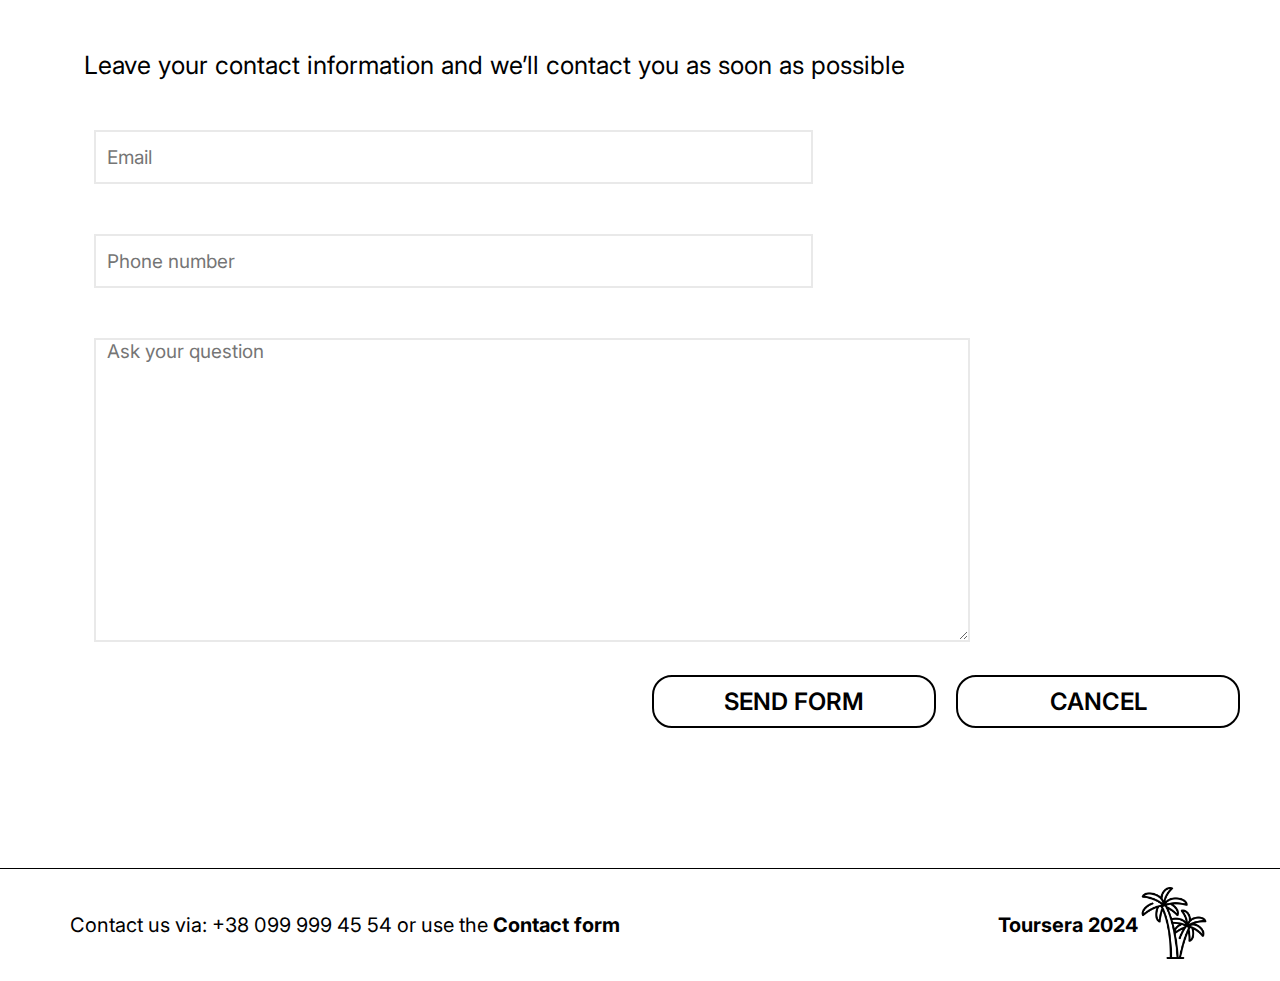
<file: LAB02/contact.html>
<!DOCTYPE html>
<html lang="en">
<head>
    <meta charset="UTF-8">
    <meta name="viewport" content="width=device-width, initial-scale=1.0">
    <title>Contact form</title>
    <link rel="stylesheet" href="contact_style.css">
</head>
<body>

    <form action="/url" method="GET">

        <header>
            <div class="headerr">
                <p class="inter-regular">Leave your contact information and we’ll contact you as soon as possible</p>
            </div>
        </header>

        <main>
            <div class="topnav">
                <input type="text" placeholder="Email" class="inter-regular">
            </div>

            <div class="topnav">
                <input type="text" placeholder="Phone number" class="inter-regular">
            </div>

            <div class="topnav">
                <form>
                    <textarea class="inter-regular" placeholder="Ask your question" name="exampleTextarea" rows="4" cols="50"></textarea>
                </form>
            </div>

            <nav class="inter-semibold" , id="mod_nav">
                <a class="mod_nav" , href="#">SEND FORM</a>
                <a class="mod_nav" , href="#">CANCEL</a>
            </nav>
        </main>

        <footer>
            <div class="page-down">
                <div class="contacts">
                    <p class="inter-regular">Contact us via: +38 099 999 45 54 or use the <a href="#">Contact form</a></p>
                </div>
                <div class="contacts" , id="cont1">
                    <p class="inter-regular"><span>Toursera 2024</span></p>
                    <a href="index.html"><img src="palms.png" alt="palms logo"></a>
                </div>
            </div>
        </footer>

    </form>
    
</body>
</html>
</file>
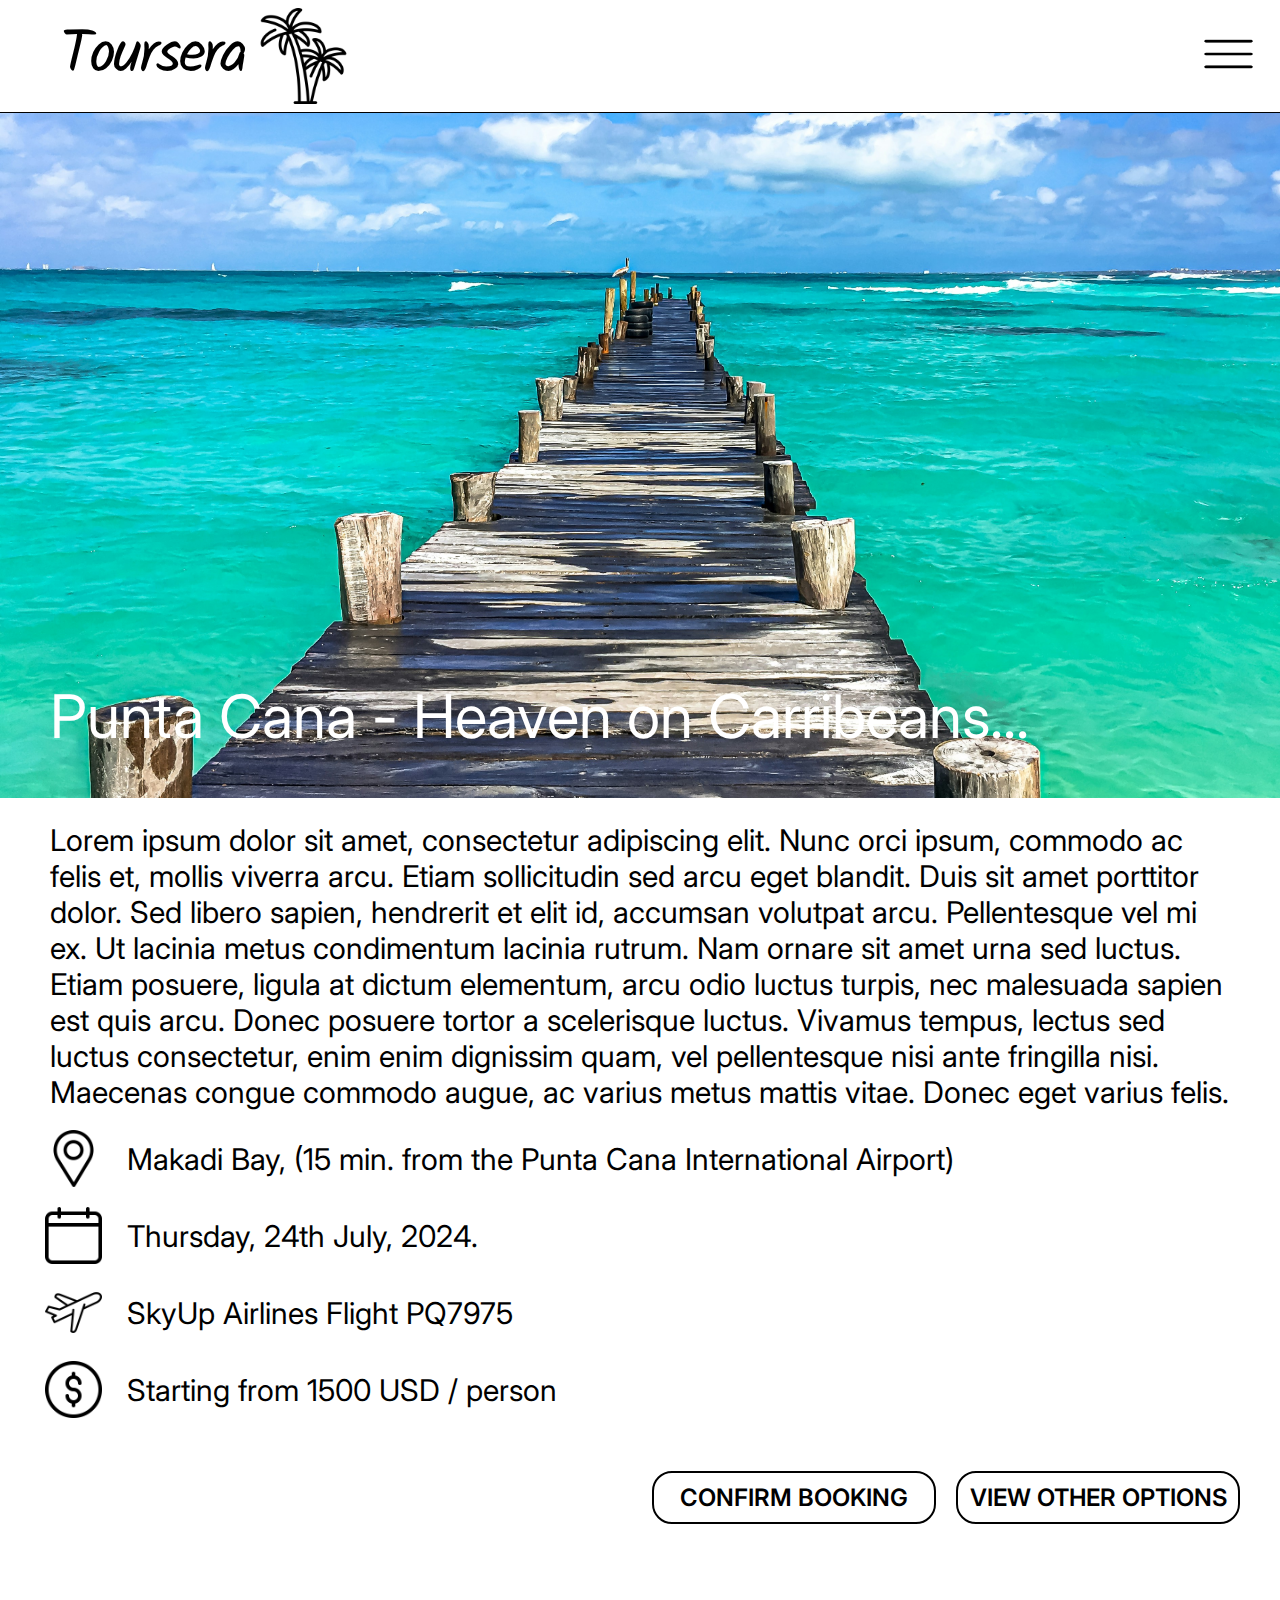
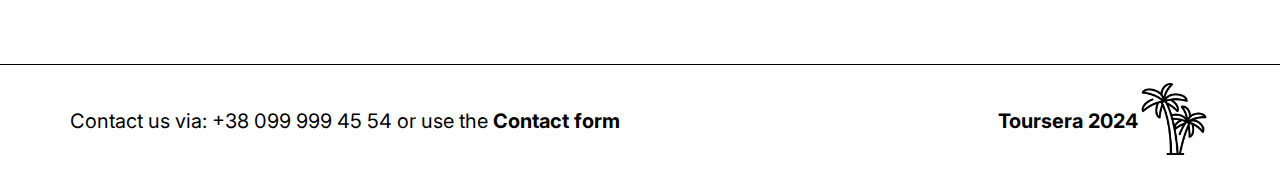
<file: LAB02/dominicana.html>
<!DOCTYPE html>
<html lang="en">

<head>
    <meta charset="UTF-8">
    <meta name="viewport" content="width=device-width, initial-scale=1.0">
    <title>Tour-Punta Cana</title>
    <link rel="stylesheet" href="style.css">
</head>

<body>
    <header>
        <div class="navigation">
            <div class="logo">
                <a href="index.html">
                    <p class="kalam-regular">Toursera</p>
                </a>
            </div>
            <div class="logo-imagine">
                <a href="index.html"><img src="palms.png" alt="palms logo"></a>
            </div>
            <nav class="inter-regular">
                <a href="#">About Us</a>
                <a href="#">Countries</a>
                <a href="#">Tickets</a>
                <a href="#">Contacts</a>
            </nav>
            <div class="mob-nav-btn">
                <a href="#"><img src="menu.png" alt="menu logo"></a>
            </div>
        </div>
    </header>

    <body>
        <section>
            <div class="container">
                <img src="andreas-m-88intec2Q5Q-unsplash.jpg" alt="dubai_undw" , , id="hurg1">

                <div id="hur11">
                    <p class="inter-regular">Punta Cana - Heaven on Carribeans...</p>
                </div>
            </div>

        </section>

        <section>
            <div class="tour-desc">
                <p class="inter-regular">Lorem ipsum dolor sit amet, consectetur adipiscing elit. Nunc orci ipsum,
                    commodo ac felis et, mollis viverra arcu. Etiam sollicitudin sed arcu eget
                    blandit. Duis sit amet porttitor dolor. Sed libero sapien, hendrerit et elit id,
                    accumsan volutpat arcu. Pellentesque vel mi ex. Ut lacinia metus
                    condimentum lacinia rutrum. Nam ornare sit amet urna sed luctus. Etiam
                    posuere, ligula at dictum elementum, arcu odio luctus turpis, nec
                    malesuada sapien est quis arcu. Donec posuere tortor a scelerisque luctus.
                    Vivamus tempus, lectus sed luctus consectetur, enim enim dignissim quam,
                    vel pellentesque nisi ante fringilla nisi. Maecenas congue commodo augue,
                    ac varius metus mattis vitae. Donec eget varius felis.</p>
            </div>

            <div class="tour-prompts">
                <div class="tour-prompt">
                    <img src="placeholder.png" alt="placeholder">
                    <p class="inter-regular">Makadi Bay, (15 min. from the Punta Cana International Airport)</p>
                </div>
                <div class="tour-prompt">
                    <img src="calendar_2948088.png" alt="placeholder">
                    <p class="inter-regular">Thursday, 24th July, 2024.</p>
                </div>
                <div class="tour-prompt">
                    <img src="airplane.png" alt="placeholder">
                    <p class="inter-regular">SkyUp Airlines Flight PQ7975</p>
                </div>
                <div class="tour-prompt">
                    <img src="dollar.png" alt="placeholder">
                    <p class="inter-regular">Starting from 1500 USD / person</p>
                </div>
            </div>

            <nav class="inter-semibold" , id="mod_nav">
                <a class="mod_nav" , href="#">CONFIRM BOOKING</a>
                <a class="mod_nav" , href="#">VIEW OTHER OPTIONS</a>
            </nav>
        </section>
    </body>

    <footer>
        <div class="page-down">
            <div class="contacts">
                <p class="inter-regular">Contact us via: +38 099 999 45 54 or use the <a href="contact.html">Contact form</a></p>
            </div>
            <div class="contacts" , id="cont1">
                <p class="inter-regular"><span>Toursera 2024</span></p>
                <a href="index.html"><img src="palms.png" alt="palms logo"></a>
            </div>
        </div>
    </footer>
</body>

</html>
</file>
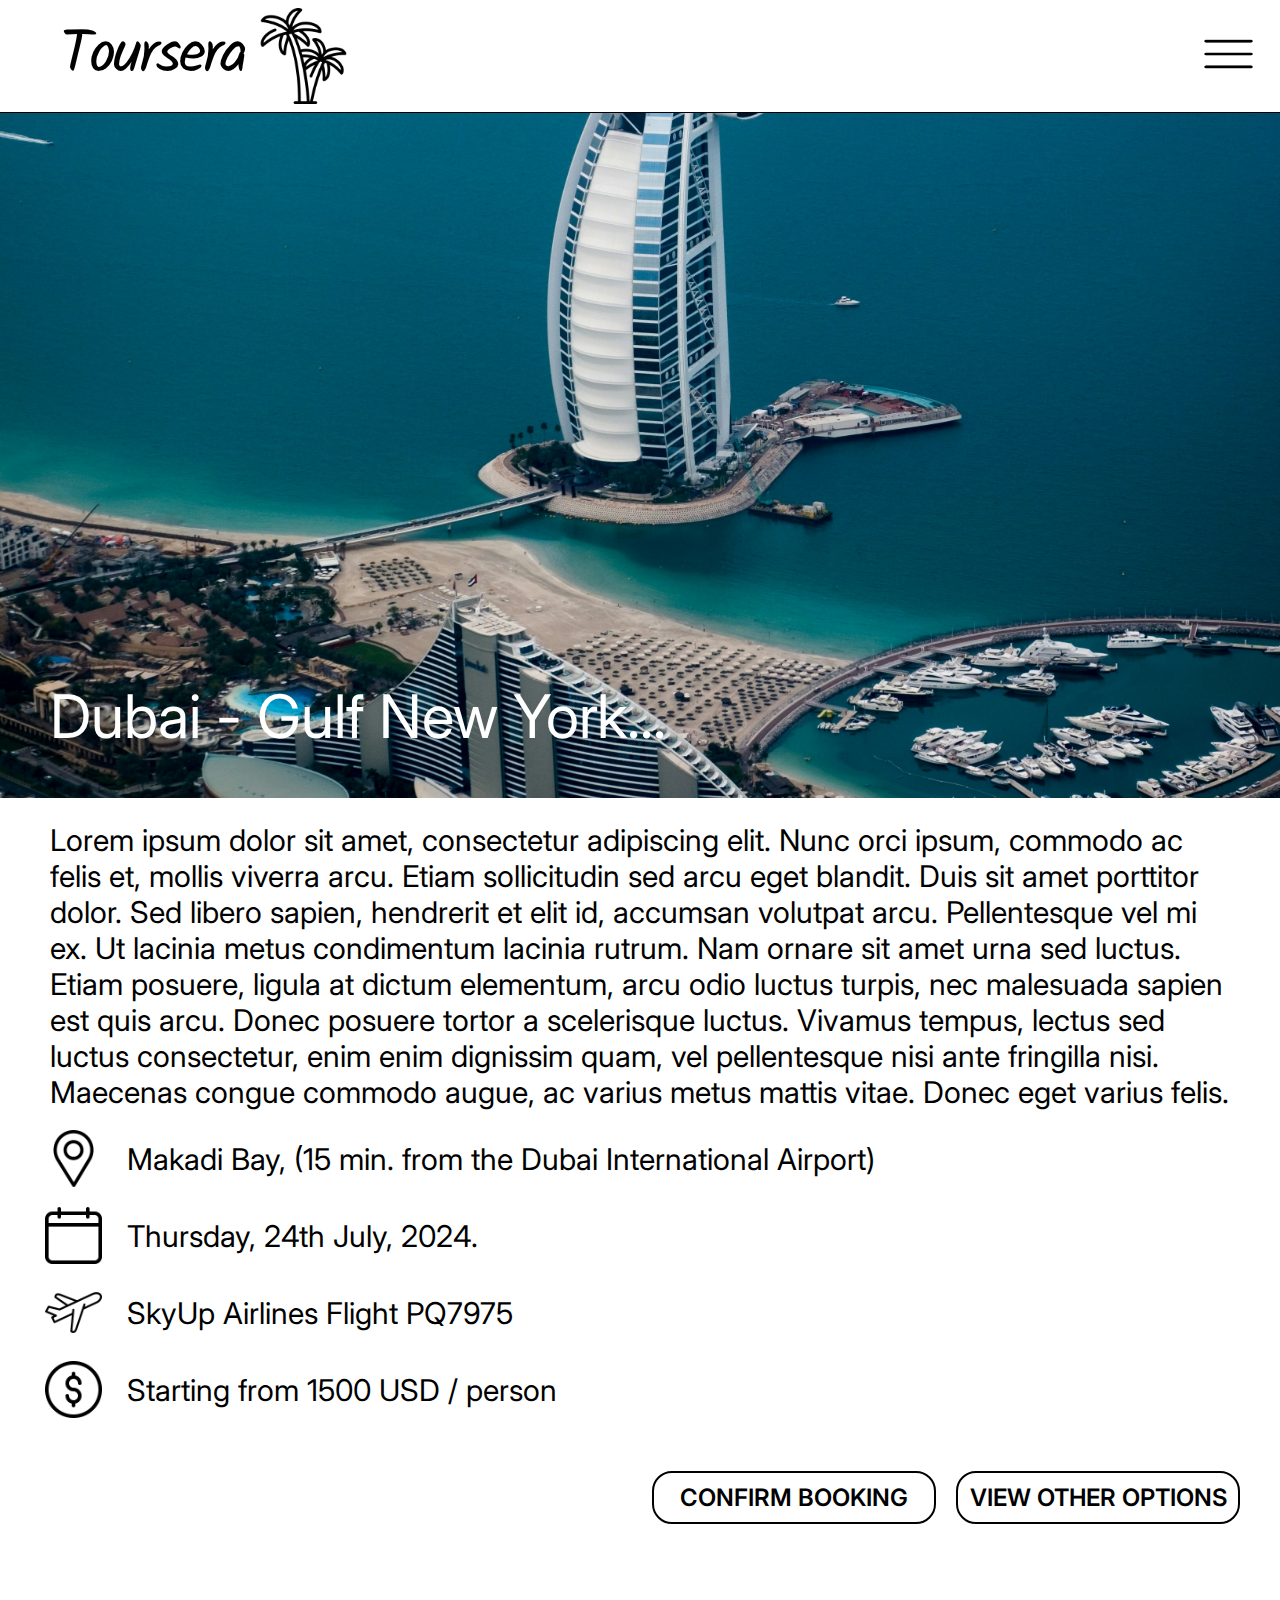
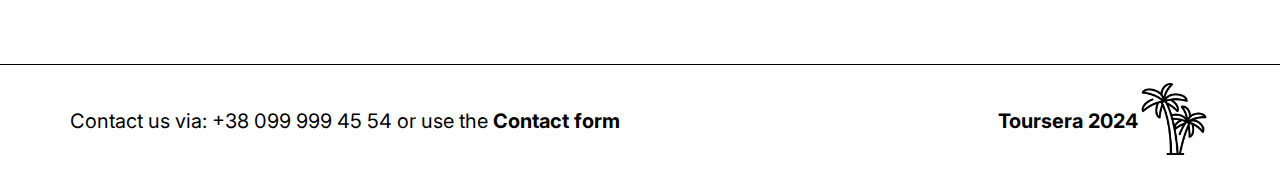
<file: LAB02/dubai.html>
<!DOCTYPE html>
<html lang="en">

<head>
    <meta charset="UTF-8">
    <meta name="viewport" content="width=device-width, initial-scale=1.0">
    <title>Tour-Dubai</title>
    <link rel="stylesheet" href="style.css">
</head>

<body>
    <header>
        <div class="navigation">
            <div class="logo">
                <a href="index.html">
                    <p class="kalam-regular">Toursera</p>
                </a>
            </div>
            <div class="logo-imagine">
                <a href="index.html"><img src="palms.png" alt="palms logo"></a>
            </div>
            <nav class="inter-regular">
                <a href="#">About Us</a>
                <a href="#">Countries</a>
                <a href="#">Tickets</a>
                <a href="#">Contacts</a>
            </nav>
            <div class="mob-nav-btn">
                <a href="#"><img src="menu.png" alt="menu logo"></a>
            </div>
        </div>
    </header>

    <body>
        <section>
            <div class="container">
                <img src="christoph-schulz-7tb-b37yHx4-unsplash.jpg" alt="dubai_undw" , , id="hurg1">

                <div id="hur11">
                    <p class="inter-regular">Dubai - Gulf New York...</p>
                </div>
            </div>

        </section>

        <section>
            <div class="tour-desc">
                <p class="inter-regular">Lorem ipsum dolor sit amet, consectetur adipiscing elit. Nunc orci ipsum,
                    commodo ac felis et, mollis viverra arcu. Etiam sollicitudin sed arcu eget
                    blandit. Duis sit amet porttitor dolor. Sed libero sapien, hendrerit et elit id,
                    accumsan volutpat arcu. Pellentesque vel mi ex. Ut lacinia metus
                    condimentum lacinia rutrum. Nam ornare sit amet urna sed luctus. Etiam
                    posuere, ligula at dictum elementum, arcu odio luctus turpis, nec
                    malesuada sapien est quis arcu. Donec posuere tortor a scelerisque luctus.
                    Vivamus tempus, lectus sed luctus consectetur, enim enim dignissim quam,
                    vel pellentesque nisi ante fringilla nisi. Maecenas congue commodo augue,
                    ac varius metus mattis vitae. Donec eget varius felis.</p>
            </div>

            <div class="tour-prompts">
                <div class="tour-prompt">
                    <img src="placeholder.png" alt="placeholder">
                    <p class="inter-regular">Makadi Bay, (15 min. from the Dubai International Airport)</p>
                </div>
                <div class="tour-prompt">
                    <img src="calendar_2948088.png" alt="placeholder">
                    <p class="inter-regular">Thursday, 24th July, 2024.</p>
                </div>
                <div class="tour-prompt">
                    <img src="airplane.png" alt="placeholder">
                    <p class="inter-regular">SkyUp Airlines Flight PQ7975</p>
                </div>
                <div class="tour-prompt">
                    <img src="dollar.png" alt="placeholder">
                    <p class="inter-regular">Starting from 1500 USD / person</p>
                </div>
            </div>

            <nav class="inter-semibold" , id="mod_nav">
                <a class="mod_nav" , href="#">CONFIRM BOOKING</a>
                <a class="mod_nav" , href="#">VIEW OTHER OPTIONS</a>
            </nav>
        </section>
    </body>

    <footer>
        <div class="page-down">
            <div class="contacts">
                <p class="inter-regular">Contact us via: +38 099 999 45 54 or use the <a href="contact.html">Contact form</a></p>
            </div>
            <div class="contacts" , id="cont1">
                <p class="inter-regular"><span>Toursera 2024</span></p>
                <a href="index.html"><img src="palms.png" alt="palms logo"></a>
            </div>
        </div>
    </footer>
</body>

</html>
</file>
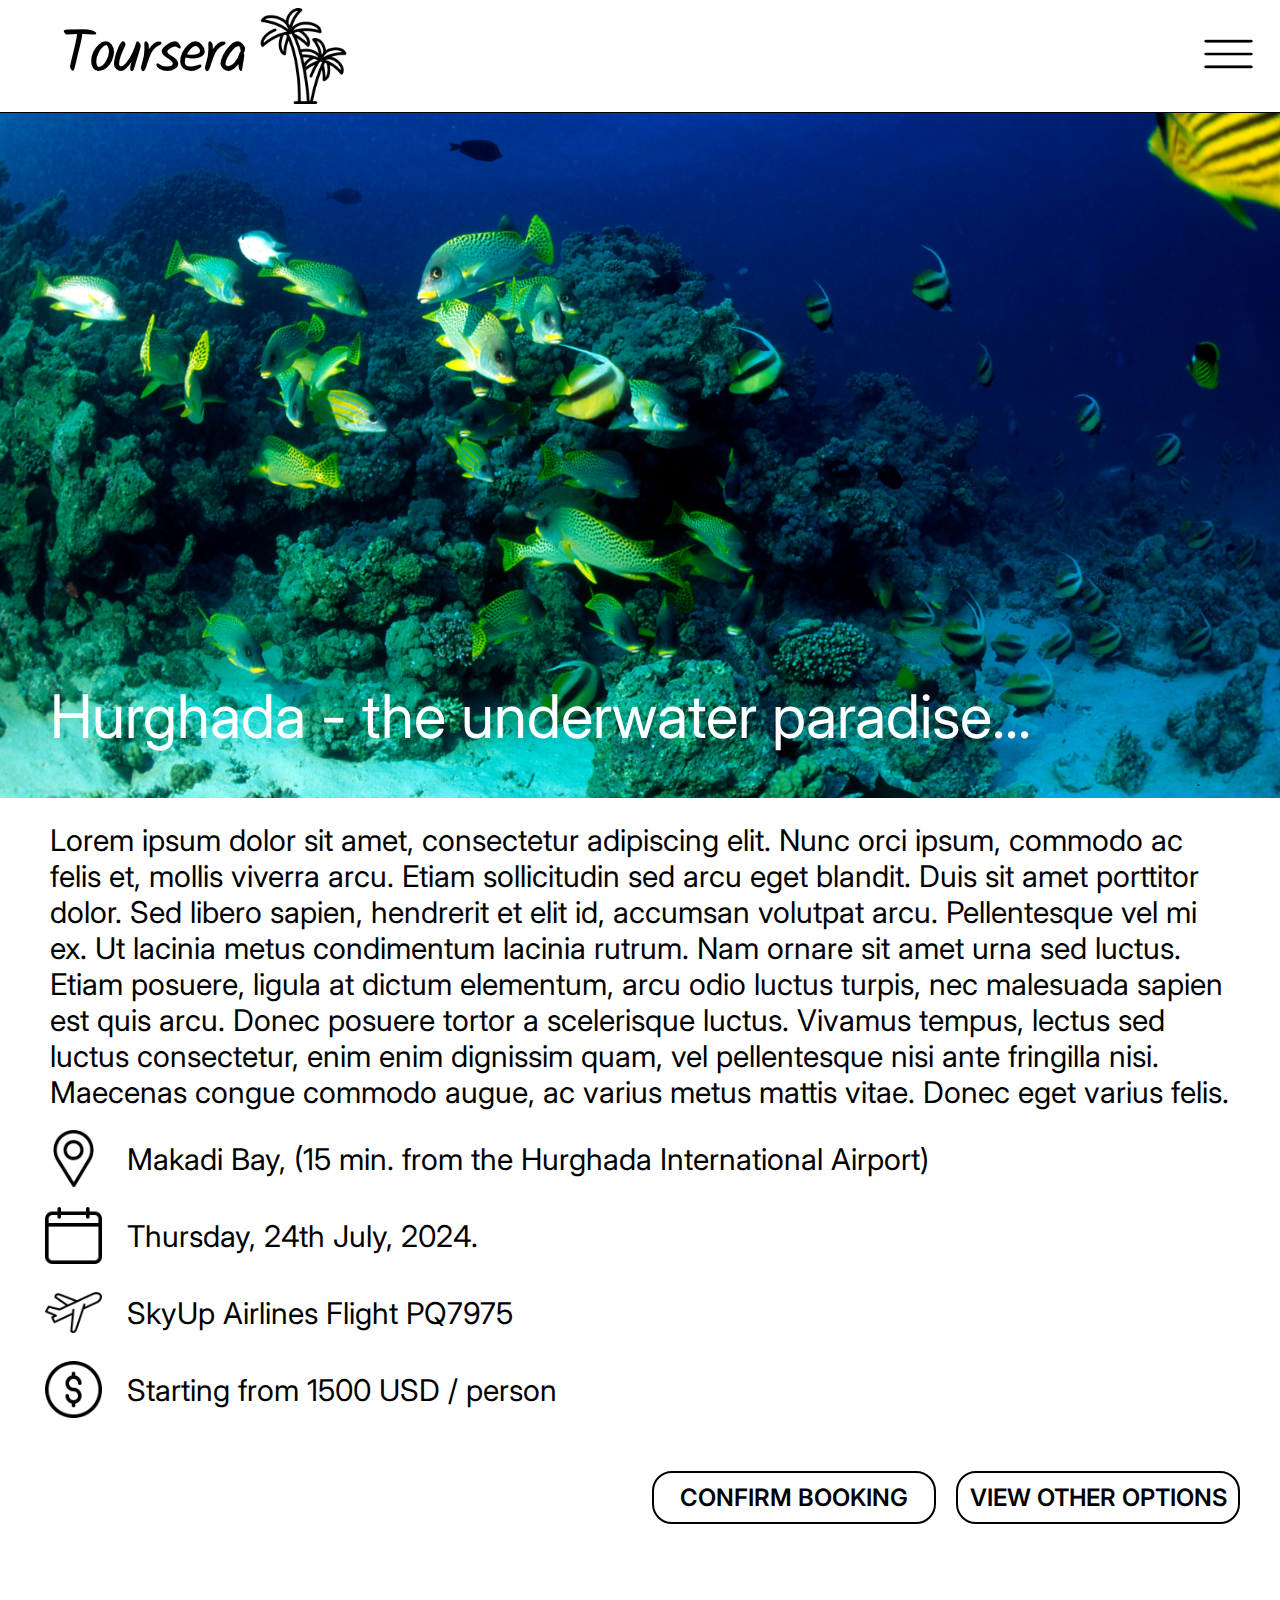
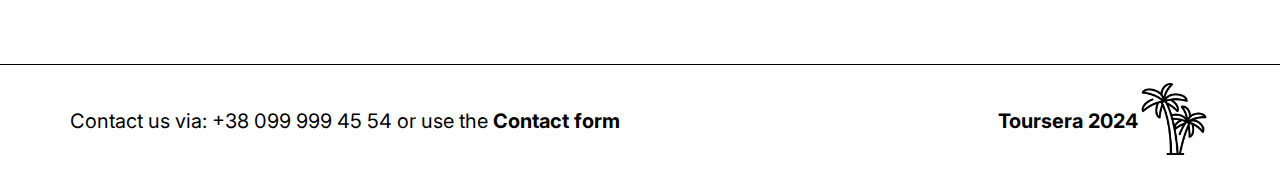
<file: LAB02/hurghada.html>
<!DOCTYPE html>
<html lang="en">
<head>
    <meta charset="UTF-8">
    <meta name="viewport" content="width=device-width, initial-scale=1.0">
    <title>Tour-Hurghada</title>
    <link rel="stylesheet" href="style.css">
</head>

<body>
    <header>
        <div class="navigation">
            <div class="logo">
                <a href="index.html">
                    <p class="kalam-regular">Toursera</p>
                </a>
            </div>
            <div class="logo-imagine">
                <a href="index.html"><img src="palms.png" alt="palms logo"></a>
            </div>
            <nav class="inter-regular">
                <a href="#">About Us</a>
                <a href="#">Countries</a>
                <a href="#">Tickets</a>
                <a href="#">Contacts</a>
            </nav>
            <div class="mob-nav-btn">
                <a href="#"><img src="menu.png" alt="menu logo"></a>
            </div>
        </div>
    </header>
    
    <body>
        <section>
            <div class="container">
                <img src="rinaldo-vadi-9X3wYfxXQxU-unsplash.jpg" alt="Hurghada_undw", , id="hurg1">
                
                <div id="hur11">
                    <p class="inter-regular">Hurghada - the underwater paradise...</p>
                </div>
            </div>
            
        </section>

        <section>
            <div class="tour-desc">
                <p class="inter-regular">Lorem ipsum dolor sit amet, consectetur adipiscing elit. Nunc orci ipsum,
                commodo ac felis et, mollis viverra arcu. Etiam sollicitudin sed arcu eget
                blandit. Duis sit amet porttitor dolor. Sed libero sapien, hendrerit et elit id,
                accumsan volutpat arcu. Pellentesque vel mi ex. Ut lacinia metus
                condimentum lacinia rutrum. Nam ornare sit amet urna sed luctus. Etiam
                posuere, ligula at dictum elementum, arcu odio luctus turpis, nec
                malesuada sapien est quis arcu. Donec posuere tortor a scelerisque luctus.
                Vivamus tempus, lectus sed luctus consectetur, enim enim dignissim quam,
                vel pellentesque nisi ante fringilla nisi. Maecenas congue commodo augue,
                ac varius metus mattis vitae. Donec eget varius felis.</p>
            </div>

            <div class="tour-prompts">
                <div class="tour-prompt">
                    <img src="placeholder.png" alt="placeholder">
                    <p class="inter-regular">Makadi Bay, (15 min. from the Hurghada International Airport)</p>
                </div>
                <div class="tour-prompt">
                    <img src="calendar_2948088.png" alt="placeholder">
                    <p class="inter-regular">Thursday, 24th July, 2024.</p>
                </div>
                <div class="tour-prompt">
                    <img src="airplane.png" alt="placeholder">
                    <p class="inter-regular">SkyUp Airlines Flight PQ7975</p>
                </div>
                <div class="tour-prompt">
                    <img src="dollar.png" alt="placeholder">
                    <p class="inter-regular">Starting from 1500 USD / person</p>
                </div>
            </div>

            <nav class="inter-semibold", id="mod_nav">
                <a class="mod_nav", href="#">CONFIRM BOOKING</a>
                <a class="mod_nav", href="#">VIEW OTHER OPTIONS</a>
            </nav>
        </section>
    </body>

    <footer>
        <div class="page-down">
            <div class="contacts">
                <p class="inter-regular">Contact us via: +38 099 999 45 54 or use the <a href="contact.html">Contact form</a></p>
            </div>
            <div class="contacts" , id="cont1">
                <p class="inter-regular"><span>Toursera 2024</span></p>
                <a href="index.html"><img src="palms.png" alt="palms logo"></a>
            </div>
        </div>
    </footer>
</body>
</html>
</file>
<file: LAB02/contact_style.css>
@import url('https://fonts.googleapis.com/css2?family=Kalam:wght@300;400;700&display=swap');
@import url('https://fonts.googleapis.com/css2?family=Inter:wght@100..900&family=Kalam:wght@300;400;700&display=swap');

* {
    scroll-behavior: smooth;
    padding: 0;
    margin: 0;
}

nav {
    margin: 0 50px 0 0;
    display: flex;
    flex-wrap: nowrap;
    justify-content: space-around;
    align-items: center;
    flex: 1;
}

nav a {
    width: 198px;
    height: 49px;
    text-decoration: none;
    color: black;
    font-size: 24px;
    border: 2px solid black;
    border-radius: 20px;
    display: flex;
    justify-content: space-around;
    align-items: center;
    text-transform: uppercase;
    margin-right: 5px;
}

nav a:hover {
    color: white;
    background-color: black;
}

.page-down {
    display: flex;
    align-items: center;
    justify-content: space-between;
    margin-top: 140px;
    border-top: 1px solid black;
    height: 112px;
    padding: 0 70px;
}

.contacts {
    display: flex;
    align-items: center;
    font-size: 20px;
    height: 72px;
}

@media (max-width: 486px) {
    .contacts {
        font-size: 15px;
    }

    #cont1 {
        font-size: 17px;
    }
}

.contacts:first-child {
    margin-right: 10px;
}

.contacts a {
    text-decoration: none;
    color: black;
    font-weight: bold;
}

.contacts span {
    font-weight: bold;
}

.contacts img {
    /* width: 95px; */
    height: 72px;
}

.headerr {
    font-size: 25px;
    margin-top: 50px;
    margin-left: 84px;
}

.inter-regular {
    font-family: "Inter", sans-serif;
    font-optical-sizing: auto;
    font-weight: 400;
    font-style: normal;
    font-variation-settings: "slnt" 0;
}

.topnav {
    overflow: hidden;
    display: flex;
    justify-content: start;
    margin-top: 50px;
    margin-left: 84px;
    flex-wrap: wrap;
}

.topnav input[type=text] {
    width: 704px;
    height: 50px;
    display: flex;
    justify-content: center;
    padding-left: 11px;
    margin-left: 10px;
    border: 2px solid #e9e9e9;
    font-size: 19px;
    margin-right: 22px;
}

.topnav textarea {
    width: 861px;
    height: 300px;
    padding-left: 11px;
    margin-left: 10px;
    border: 2px solid #e9e9e9;
    font-size: 19px;
    margin-right: 22px;
    resize: horizontal;
}



@media (max-width: 915px) {
    .topnav input {
        margin: 0 auto;
        margin-bottom: 10px;
    }
}

#mod_nav {
    margin: 33px 0;
    display: flex;
    flex-wrap: nowrap;
    justify-content: end;
    align-items: center;
    flex: 1;
    margin-right: 20px;
}

.mod_nav {
    width: 280px;
    height: 49px;
    text-decoration: none;
    color: black;
    font-size: 24px;
    border: 2px solid black;
    border-radius: 20px;
    display: flex;
    justify-content: space-around;
    align-items: center;
    text-transform: uppercase;
    margin-right: 20px;
}

@media (max-width: 641px) {
    #mod_nav {
        flex-wrap: wrap;
        justify-content: center;
    }

    .mod_nav {
        margin-bottom: 30px;
    }


}

.inter-semibold {
    font-family: "Inter", sans-serif;
    font-optical-sizing: auto;
    font-weight: 600;
    font-style: normal;
    font-variation-settings: "slnt" 0;
}
</file>
<file: LAB02/style.css>
@import url('https://fonts.googleapis.com/css2?family=Kalam:wght@300;400;700&display=swap');
@import url('https://fonts.googleapis.com/css2?family=Inter:wght@100..900&family=Kalam:wght@300;400;700&display=swap');

* {
    scroll-behavior: smooth;
    padding: 0;
    margin: 0;
}

ul {
    list-style: none;
    /* background: lightgray; */
}

ul li {
    display: inline-block;
    position: relative;
}

ul li a {
    display: block;
    text-decoration: none;
    text-align: center;
    font-size: 20px;
    color: black;
}

ul li ul.dropdown li {
    display: block;
    border: solid 1px black;
}

ul li ul.dropdown {
    width: 100%;
    position: absolute;
    background: lightgray;
    z-index: 999;
    display: none;
}

ul li:hover ul.dropdown {
    display: block;
}

nav {
    margin: 0 50px 0 0;
    display: flex;
    flex-wrap: nowrap;
    justify-content: space-around;
    align-items: center;
    flex: 1;
}

nav a {
    width: 198px;
    height: 49px;
    text-decoration: none;
    color: black;
    font-size: 24px;
    border: 2px solid black;
    border-radius: 20px;
    display: flex;
    justify-content: space-around;
    align-items: center;
    text-transform: uppercase;
    margin-right: 5px;
}

nav a:hover {
    color: white;
    background-color: black;
}

body {
    /* max-width: 1440px; */
    margin: 0 auto;
    max-width: 100vw;
    min-width: 393px;
}

.navigation {
    height: auto;
    display: flex;
    flex-wrap: wrap;
    border-bottom: 1px solid black;
    align-items: center;

}

.logo {
    width: 196px;
    height: 96px;
    margin: 8px 0;
    margin-left: 60px;
    font-size: 60px;
    letter-spacing: -3px;
    /* border: 2px solid red; */
}

.logo-imagine {
    width: 95px;
    height: 96px;
    margin: 8px 50px 8px 0;
    /* border: 2px solid green; */
}

.logo-imagine img {
    width: 100%;
    height: 100%;
}

.logo a {
    text-decoration: none;
    color: black;
}

.mob-nav-btn {
    display: none;
}

.mob-nav-btn img{
    width: 69px;
    height: 56px;
}


@media (max-width: 393px) {
    /* .navigation {
        height: 91px;
        display: flex;
        flex-wrap: wrap;
        border-bottom: 1px solid black;
        align-items: center;
    }

    .logo {
        width: 131px;
        height: 64px;
        margin: auto 0;
        margin-left: 26px;
        font-size: 40px;
        letter-spacing: -3px;
    } */

    .navigation nav {
        display: none;
    }

    .mob-nav-btn {
        display: block;
        position: absolute;
        right: 0%;
        margin-right: 5px;
    }
}

@media (max-width: 448px) {
    .navigation {
        height: auto;
        display: flex;
        flex-wrap: wrap;
        border-bottom: 1px solid black;
        align-items: center;
    }

    .logo {
        width: 131px;
        height: 64px;
        margin: auto 0;
        margin-left: 26px;
        font-size: 40px;
        letter-spacing: -3px;
    }

    .logo-imagine {
        width: auto;
        height: 65px;
        margin: 13px 0;
    }
}

@media (max-width: 1300px) {
    .navigation nav {
        display: none;
    }

    .mob-nav-btn {
        display: block;
        position: absolute;
        right: 0%;
        margin-right: 17px;
    }
}

.container {
    position: relative;
    text-align: center;
    color: black;
}

.container video {
    width: 100%;
    height: 559px;
    object-fit: cover;
    object-position: 70% 65%;    
    
}

.container img {
    width: 100%;
    height: 559px;
    object-fit: cover;
    object-position: 70% 65%;

}

#hur11{
    position: absolute;
    bottom: 50px;
    left: 50px;
    font-size: 60px;
    text-align: left;
    color: white;
}

#hurg1 {
    height: 685px;
}

.txt-on-photo {
    position: absolute;
    top: 62px;
    left: 41px;
    font-size: 60px;
    text-align: left;
}

.topnav {
    overflow: hidden;
    display: flex;
    justify-content: center;
    margin-top: 13px;
    flex-wrap: wrap;
}

.topnav input[type=text] {
    width: 704px;
    height: 50px;
    display: flex;
    justify-content: center;
    padding-left: 11px;
    margin-left: 10px;
    border: 2px solid #e9e9e9;
    font-size: 19px;
    margin-right: 22px;
}

@media (max-width: 915px) {
    .topnav input {
        margin: 0 auto;
        margin-bottom: 10px;
    }
}

.icons-search {
    display: flex;
    flex-wrap: wrap;
}

.icon {
    width: 50px;
    height: 50px;
    margin-right: 22px;
}
.icon img {
    width: 100%;
    height: 100%;
}

.central-heading {
    display: flex;
    justify-content: center;
    align-items: center;
    flex-wrap: wrap;
    margin-top: 33px;
    font-size: 50px;
}

@media(max-width: 545px) {
    .central-heading {
        font-size: 40px;
    }
}

.heading{
    text-align: center;
    margin-left: 10px;
}

.propositions {
    display: flex;
    justify-content: space-around;
    align-self: center;
    flex-wrap: wrap;
    margin-top: 33px;
}

.proposition {
    position: relative;
    width: 380px;
    height: 370px;
    border-radius: 35px;
    border: 3px solid black;
    overflow: hidden;
    background-color: #FAFAF5;
    margin: 10px;
}

@media (max-width: 450px) {
   
    .proposition {
        width: 370px;
        height: 360px;
    }

    .propositions {
        flex-wrap: nowrap;
        flex-direction: column;
    }
}

@media (max-width: 450px) {

    .proposition {
        width: 360px;
        height: 350px;
    }

}

.prop-photo img {
    position: absolute;
    top: 0;
    left: 0;
    width: 100%;
    height: 63%;
    object-fit: cover;
    border-bottom: 2px solid black;
}

@media (max-width: 450px) {

    .prop-photo {
        flex-wrap: nowrap;
    }
}

.prop-text {
    display: flex;
    justify-content: flex-start;
    flex-wrap: nowrap;
    flex-direction: column;
    padding-top: 60%;
    padding-left: 7px;
    text-decoration: none;
}

.prop-text h2 {
    font-size: 50px;
    color: black;
}

.prop-text p {
    padding-top: 10px;
    font-size: 30px;
    color: black;
}

.prop-text span {
    padding-top: 10px;
    font-size: 30px;
    color: #426B1F;
}

.proposition:hover {
    background-color: lightgray;
}

@media (max-width: 393px) {
    .prop-text h2 {
            font-size: 45px;
            color: black;
        }
    
        .prop-text p {
            padding-top: 5px;
            font-size:25px;
            color: black;
        }
    
        .prop-text span {
            padding-top: 5px;
            font-size: 25px;
            color: #426B1F;
        }
}

.page-down {
    display: flex;
    align-items: center;
    justify-content: space-between;
    margin-top: 140px;
    border-top: 1px solid black;
    height: 112px;
    padding: 0 70px;
}

.contacts {
    display: flex;
    align-items: center;
    font-size: 20px;
    height: 72px;
}

@media (max-width: 486px) {
    .contacts {
            font-size: 15px;
        }

    #cont1 {
        font-size: 17px;
    }
}

.contacts:first-child {
    margin-right: 10px;
}

.contacts a {
    text-decoration: none;
    color: black;
    font-weight: bold;
}

.contacts span {
    font-weight: bold;
}

.contacts img {
    /* width: 95px; */
    height: 72px;
}

.tour-desc {
    margin: 20px 50px 20px 50px;
    font-size: 30px;
}

@media (max-width: 600px) {
    .tour-desc {
        font-size: 15px;
        margin-left: 16px;
    }

    #hur11 {
        font-size: 20px;
        bottom: 15px;
        left: 15px;
    }

    #hurg1 {
        height: 179px;
    }

}

.tour-prompts {
    display: flex;
    flex-direction: column;
    flex-wrap: wrap;
    margin-left: 45px;
}

.tour-prompt {
    display: flex;
    height: 57px;
    flex-wrap: nowrap;
    margin-bottom: 20px;
}

.tour-prompt img {
    width: 57px;
    margin-right: 25px;
}

.tour-prompt p {
    font-size: 30px;
    align-self: center;
}

@media (max-width: 600px) {
    .tour-prompt p {
        font-size: 15px;
    }

    .tour-prompts {
        margin-left: 16px;
    }
}

#mod_nav {
    margin: 33px 0;
    display: flex;
    flex-wrap: nowrap;
    justify-content: end;
    align-items: center;
    flex: 1;
    margin-right: 20px;
}

.mod_nav {
    width: 280px;
    height: 49px;
    text-decoration: none;
    color: black;
    font-size: 24px;
    border: 2px solid black;
    border-radius: 20px;
    display: flex;
    justify-content: space-around;
    align-items: center;
    text-transform: uppercase;
    margin-right: 20px;
}

@media (max-width: 641px) {
    #mod_nav {
        flex-wrap: wrap;
        justify-content: center;
    }

    .mod_nav {
        margin-bottom: 30px;
    }


}

.kalam-regular {
    font-family: "Kalam", cursive;
    font-weight: 400;
    font-style: normal;
}

.inter-regular {
    font-family: "Inter", sans-serif;
    font-optical-sizing: auto;
    font-weight: 400;
    font-style: normal;
    font-variation-settings: "slnt" 0;
}

.inter-thin {
    font-family: "Inter", sans-serif;
    font-optical-sizing: auto;
    font-weight: 100;
    font-style: normal;
    font-variation-settings: "slnt" 0;
    font-style: italic;
}

.inter-semibold {
    font-family: "Inter", sans-serif;
    font-optical-sizing: auto;
    font-weight: 600;
    font-style: normal;
    font-variation-settings: "slnt" 0;
}

.inter-medium {
    font-family: "Inter", sans-serif;
    font-optical-sizing: auto;
    font-weight: 500;
    font-style: normal;
    font-variation-settings: "slnt" 0;
}
</file>
